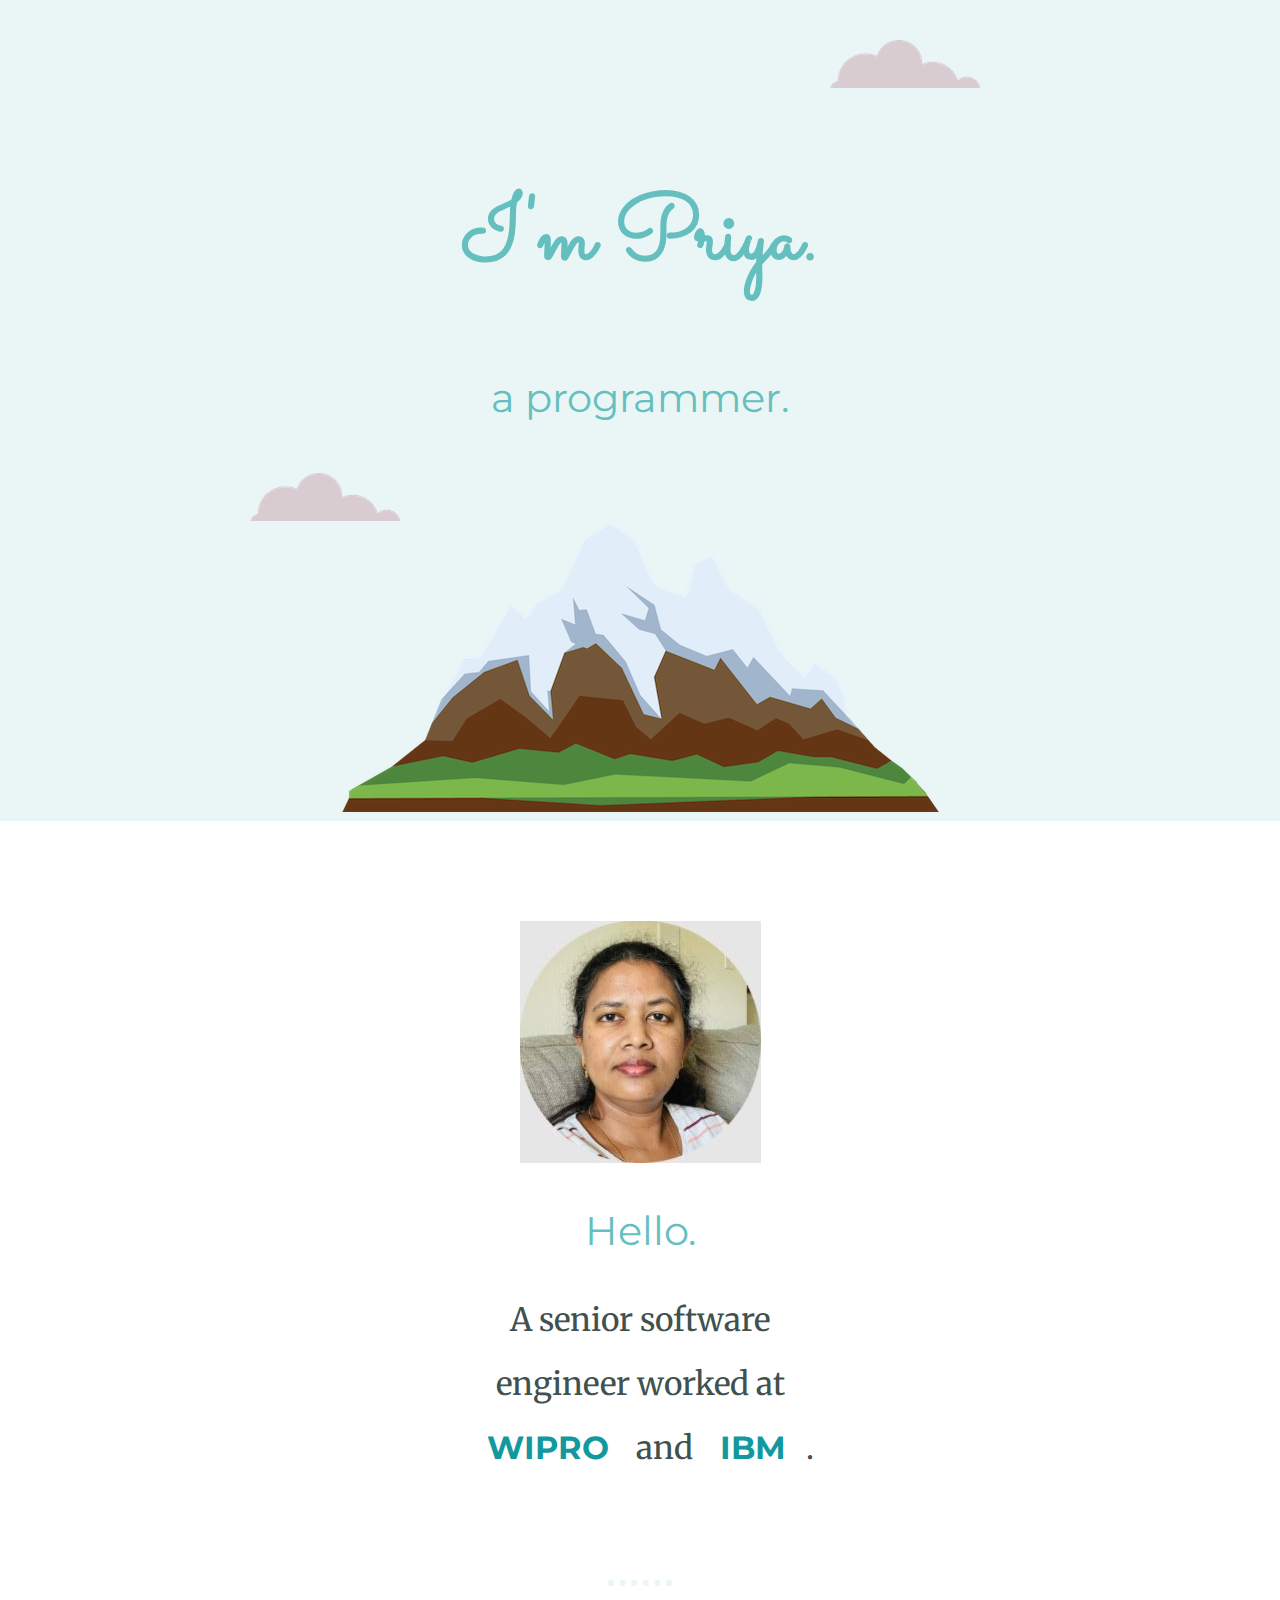
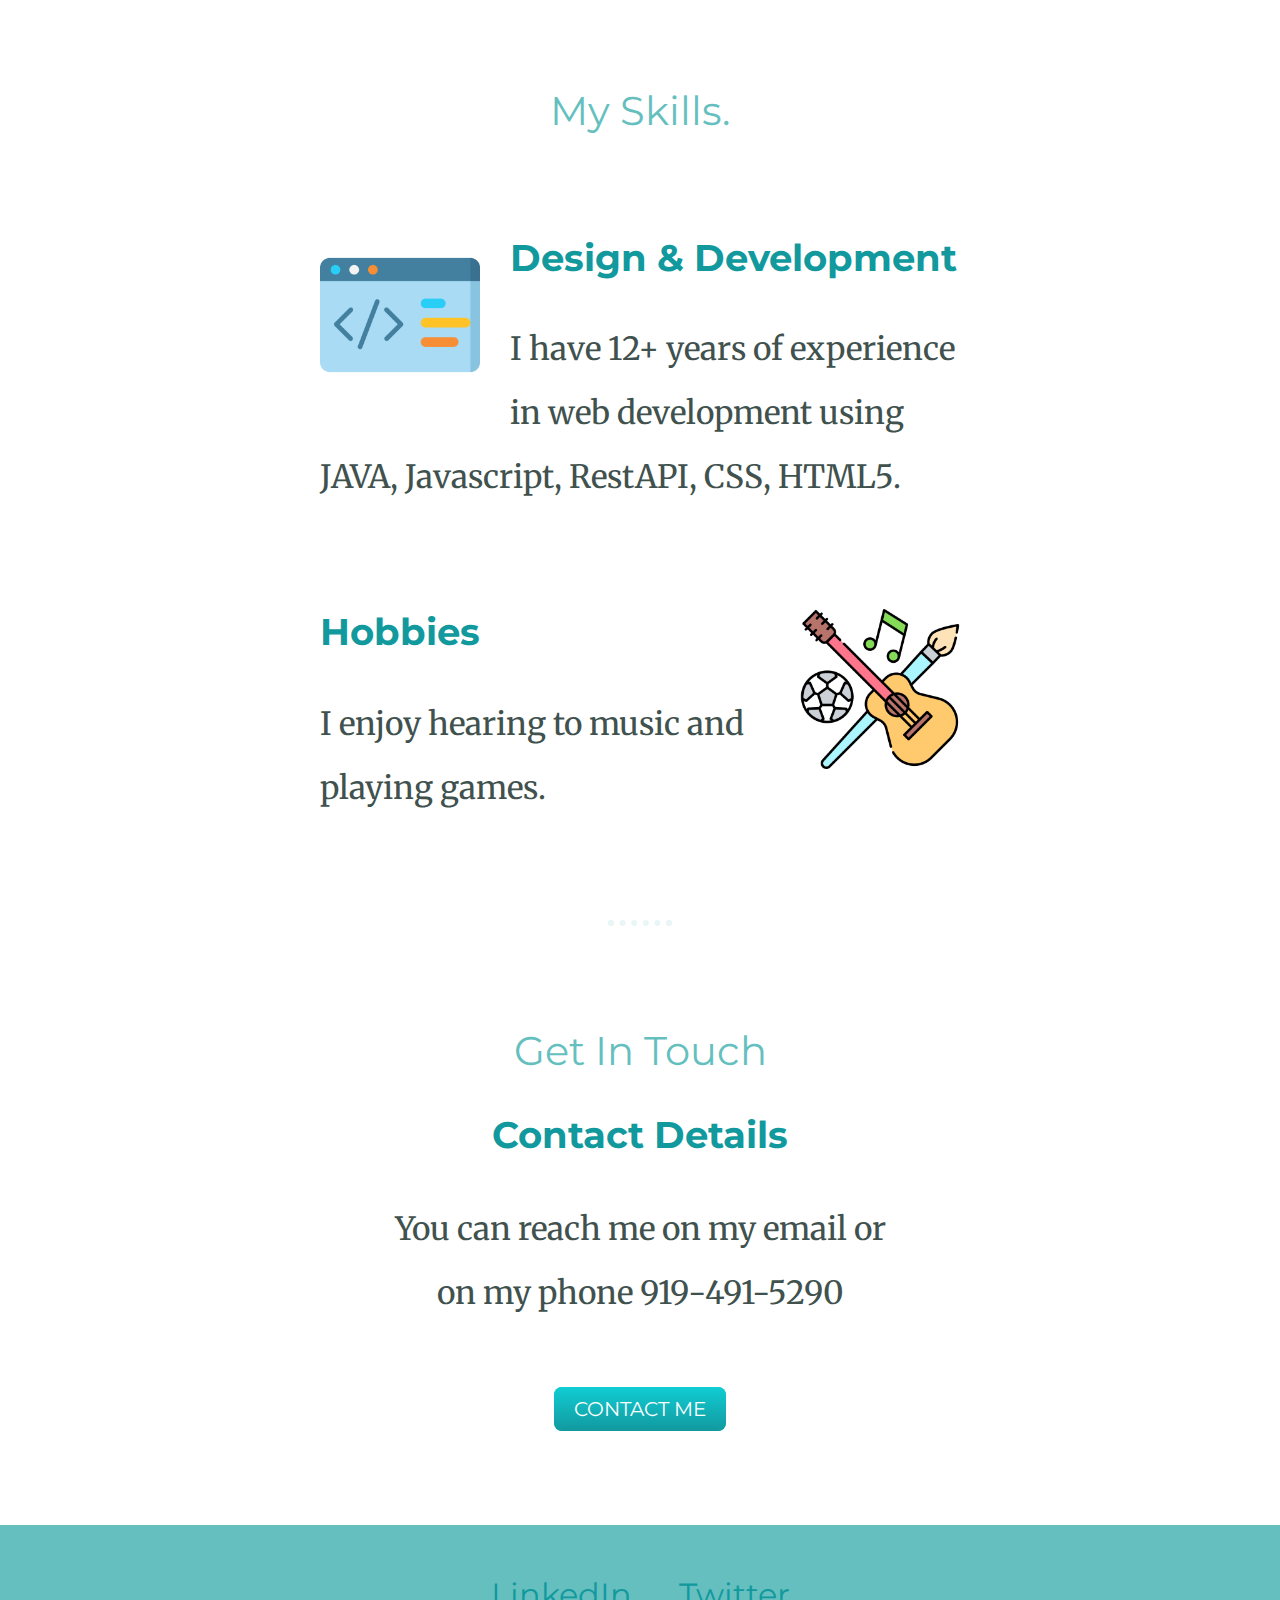
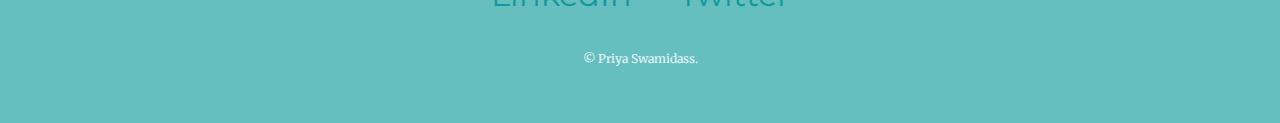
<file: index.html>
<!DOCTYPE html>
<html lang="en" dir="ltr">
  <head>
    <meta charset="utf-8">
    <title>Priya S</title>
    <link rel="stylesheet" href="css/styles.css">
    <link rel="icon" href="favicon.ico">
    <link rel="preconnect" href="https://fonts.googleapis.com">
    <link rel="preconnect" href="https://fonts.gstatic.com" crossorigin>
    <link href="https://fonts.googleapis.com/css2?family=Merriweather&family=Montserrat&family=Sacramento&display=swap" rel="stylesheet">
  </head>
  <body>
  <div class="top-container">
    <img class="top-cloud" src="images/cloud.png" alt="cloud-img">
    <h1> I'm Priya.</h1>
    <h2> a programmer.</h2>
    <img class="bottom-cloud" src="images/cloud.png" alt="cloud-img">
    <img src="images/mountain.png" alt="moountain-img">
  </div>
  <div class="middle-container">
    <div class="profile">
      <img src="images/Priya.JPG" alt="Priya">
      <h2>Hello.</h2>
      <p class="intro">A senior software engineer worked at <strong><a href="https://www.wipro.com/">WIPRO</a></strong> and <strong><a href="https://www.ibm.com/">IBM</a></strong>.</p>
    </div>
    <hr>
    <div class="skills">
      <h2>My Skills.</h2>
      <div class="skill-row">
        <img class="code-img" src="images/code.png" alt="code-img">
        <h3>Design & Development</h3>
        <p>I have 12+ years of experience in web development using JAVA, Javascript, RestAPI, CSS, HTML5.</p>
      </div>
      <div class="skill-row">
        <img class="hobby-img" src="images/hobby.png" alt="hobby-img">
        <h3>Hobbies</h3>
        <p>I enjoy hearing to music and playing games.</p>
      </div>
    </div>
    <hr>
    <div class="contact-me">
      <h2>Get In Touch</h2>
      <h3>Contact Details</h3>
      <p class="contact-message">You can reach me on my email or on my phone 919-491-5290</p>
      <a class="btn" href="mailto:name@email.com">CONTACT ME</a>
    </div>
  </div>


  <div class="bottom-container">
    <a class="footer-link" href="https://www.linkedin.com/in/priya-swamidass">LinkedIn</a>
    <a class="footer-link" href="https://www.twitter.com">Twitter</a>
    <p class="copyright">© Priya Swamidass.</p>
  </div>


  </body>
</html>
</file>
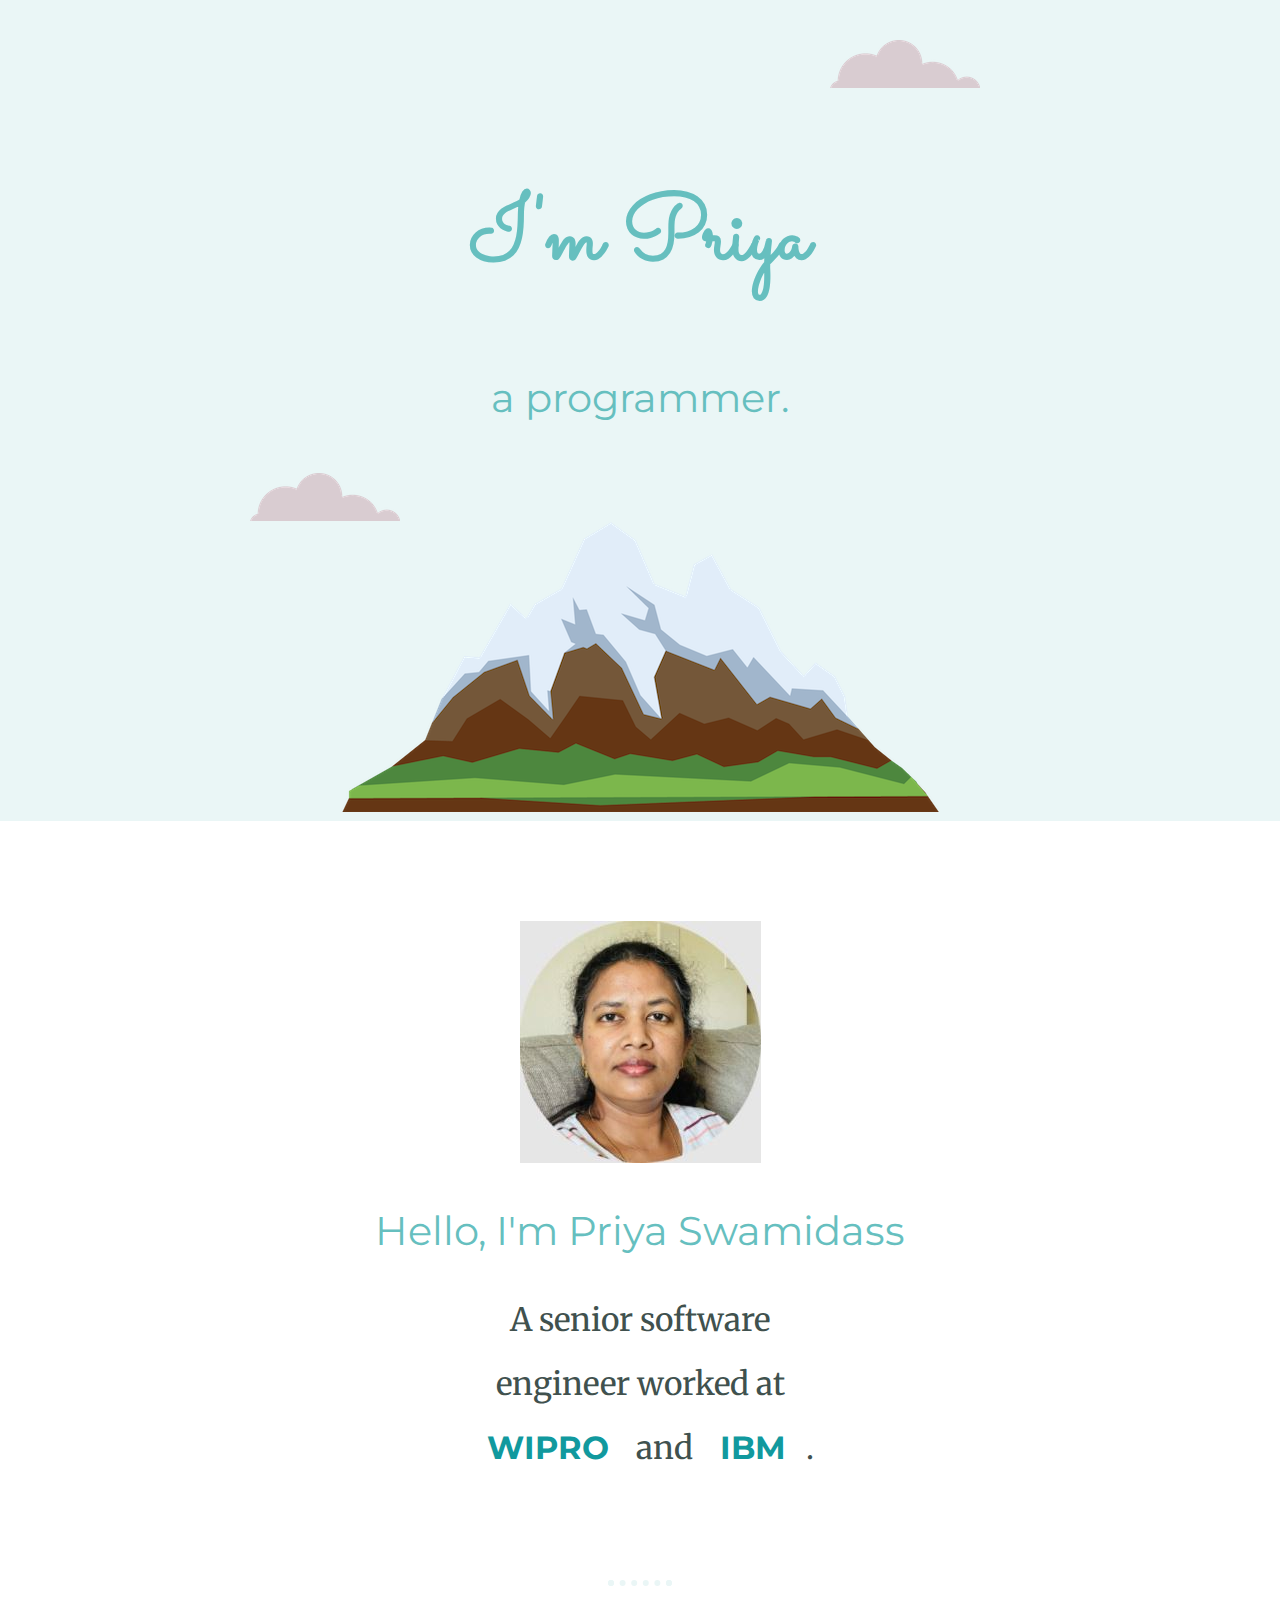
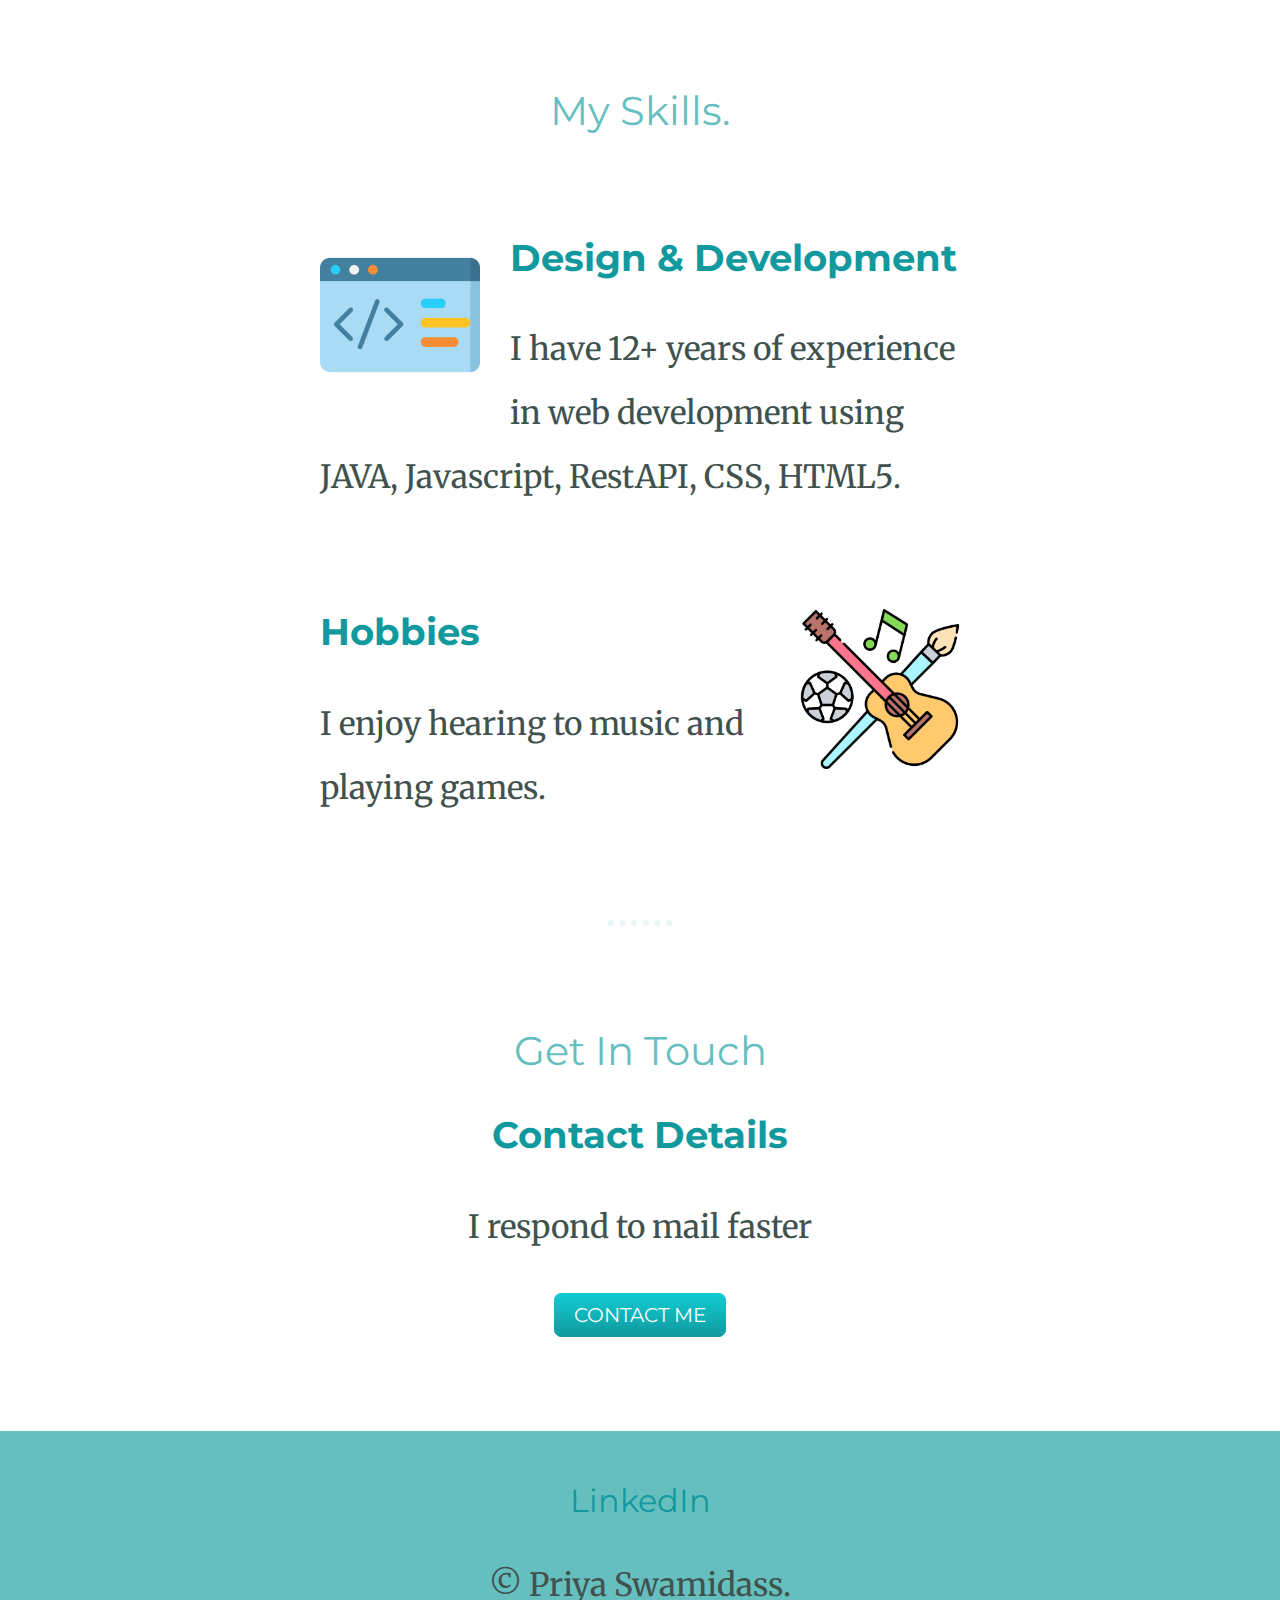
<file: index - PriyaCode.html>
<!DOCTYPE html>
<html lang="en" dir="ltr">
  <head>
    <meta charset="utf-8">
    <title>Priya S</title>
    <link rel="stylesheet" href="css/styles.css">
    <link rel="icon" href="favicon.ico">
    <link rel="preconnect" href="https://fonts.googleapis.com">
  <link rel="preconnect" href="https://fonts.gstatic.com" crossorigin>
  <link href="https://fonts.googleapis.com/css2?family=Merriweather&family=Montserrat&family=Sacramento&display=swap" rel="stylesheet">
  </head>
  <body>
  <div class="top-container">
    <img class="top-cloud" src="images/cloud.png" alt="cloud-img">
    <h1> I'm Priya</h1>
    <h2> a programmer.</h2>
    <img class="bottom-cloud" src="images/cloud.png" alt="cloud-img">
    <img src="images/mountain.png" alt="moountain-img">
  </div>
  <div class="middle-container">
    <div class="profile">
      <img src="images/Priya.JPG" alt="Priya's profile picture">
      <h2>Hello, I'm Priya Swamidass</h2>
      <p class="intro">A senior software engineer worked at <strong><a href="https://www.wipro.com/">WIPRO</a></strong> and <strong><a href="https://www.ibm.com/">IBM</a></strong>.</p>
    </div>
    <hr>
    <div class="skills">
      <h2>My Skills.</h2>
      <div class="skill-row">
        <img class="code-img" src="images/code.png" alt="code-img">
        <h3>Design & Development</h3>
        <p> I have 12+ years of experience in web development using JAVA, Javascript, RestAPI, CSS, HTML5.</p>
      </div>
      <div class="skill-row">
        <img class="hobby-img" src="images/hobby.png" alt="hobby-img">
        <h3>Hobbies</h3>
        <p>I enjoy hearing to music and playing games.</p>
      </div>
    </div>
    <hr>
    <div class="contact-me">
      <h2>Get In Touch</h2>
      <h3>Contact Details</h3>
      <p>I respond to mail faster</p>
      <a class="btn" href="mailto:priya.swamidass@gmail.com">CONTACT ME</a>
    </div>
  </div>

  <div class="bottom-container">
    <a class="footer-link" href="https://www.linkedin.com/in/priya-swamidass">LinkedIn</a>
    <p>© Priya Swamidass.</p>
  </div>

  </body>
</html>
</file>
<file: css/styles.css>
body{
  color: #40514E;
  margin : 0;
  text-align: center;
  font-family: 'Merriweather', serif;
  font-size: 200%;
}
h1{
  color:  #66BFBF;
  font-size: 5.625rem;
  margin:50px auto 0 auto;
  font-family: 'Sacramento', cursive;
  line-height: 2;
  padding-bottom: 10px;
 }

h2{
  color: #66BFBF;
  font-family: 'Montserrat', sans-serif;
  font-size: 2.5rem;
  font-weight: normal;

}

h3{
  color: #11999E;
  font-family: 'Montserrat', sans-serif;
}

p{
  line-height: 2;
}

hr{
  border: dotted #EAF6F6 6px;
  border-bottom: none;
  width: 4%;
  margin: 100px auto;
}

a{
  color: #11999E;
  font-family: 'Montserrat', sans-serif;
  margin: 10px 20px;
  text-decoration: none;
}

a:hover{
  color: #EAF6F6;
}

.intro{
  width: 30%;
  margin: auto;
}

.top-container{
  background-color: #EAF6F6;
  position:relative;
  padding-top: 100px;
}

.middle-container{
  margin: 100px 0;
}

.bottom-container{
  background-color: #66BFBF;
  padding: 50px 0px 20px;
}
.bottom-cloud{
  position: absolute;
  left: 250px;
  bottom: 300px;
}

.top-cloud{
  position: absolute;
  right: 300px;
  top: 40px;
}
.skill-row{
  width: 50%;
  margin: 100px auto 100px auto;
  text-align: left;
}
.code-img{
  width: 25%;
  float: left;
  margin-right: 30px;;
}

.hobby-img{
  width: 25%;
  float: right;
  margin-left: 30px;
}

.copyright{
  color: #EAF6F6;
  font-size: 0.75rem;
  padding: 20px 0px;
}

.btn {
  background: #11cdd4;
  background-image: -webkit-linear-gradient(top, #11cdd4, #11999e);
  background-image: -moz-linear-gradient(top, #11cdd4, #11999e);
  background-image: -ms-linear-gradient(top, #11cdd4, #11999e);
  background-image: -o-linear-gradient(top, #11cdd4, #11999e);
  background-image: linear-gradient(to bottom, #11cdd4, #11999e);
  -webkit-border-radius: 8;
  -moz-border-radius: 8;
  border-radius: 8px;
  font-family: 'Montserrat', sans-serif;
  color: #ffffff;
  font-size: 20px;
  padding: 10px 20px 10px 20px;
  text-decoration: none;
}

.btn:hover {
  background: #30e3cb;
  background-image: -webkit-linear-gradient(top, #30e3cb, #2bc4ad);
  background-image: -moz-linear-gradient(top, #30e3cb, #2bc4ad);
  background-image: -ms-linear-gradient(top, #30e3cb, #2bc4ad);
  background-image: -o-linear-gradient(top, #30e3cb, #2bc4ad);
  background-image: linear-gradient(to bottom, #30e3cb, #2bc4ad);
  text-decoration: none;
}

.contact-message{
  width: 40%;
  margin: 40px auto 60px;
}
</file>
